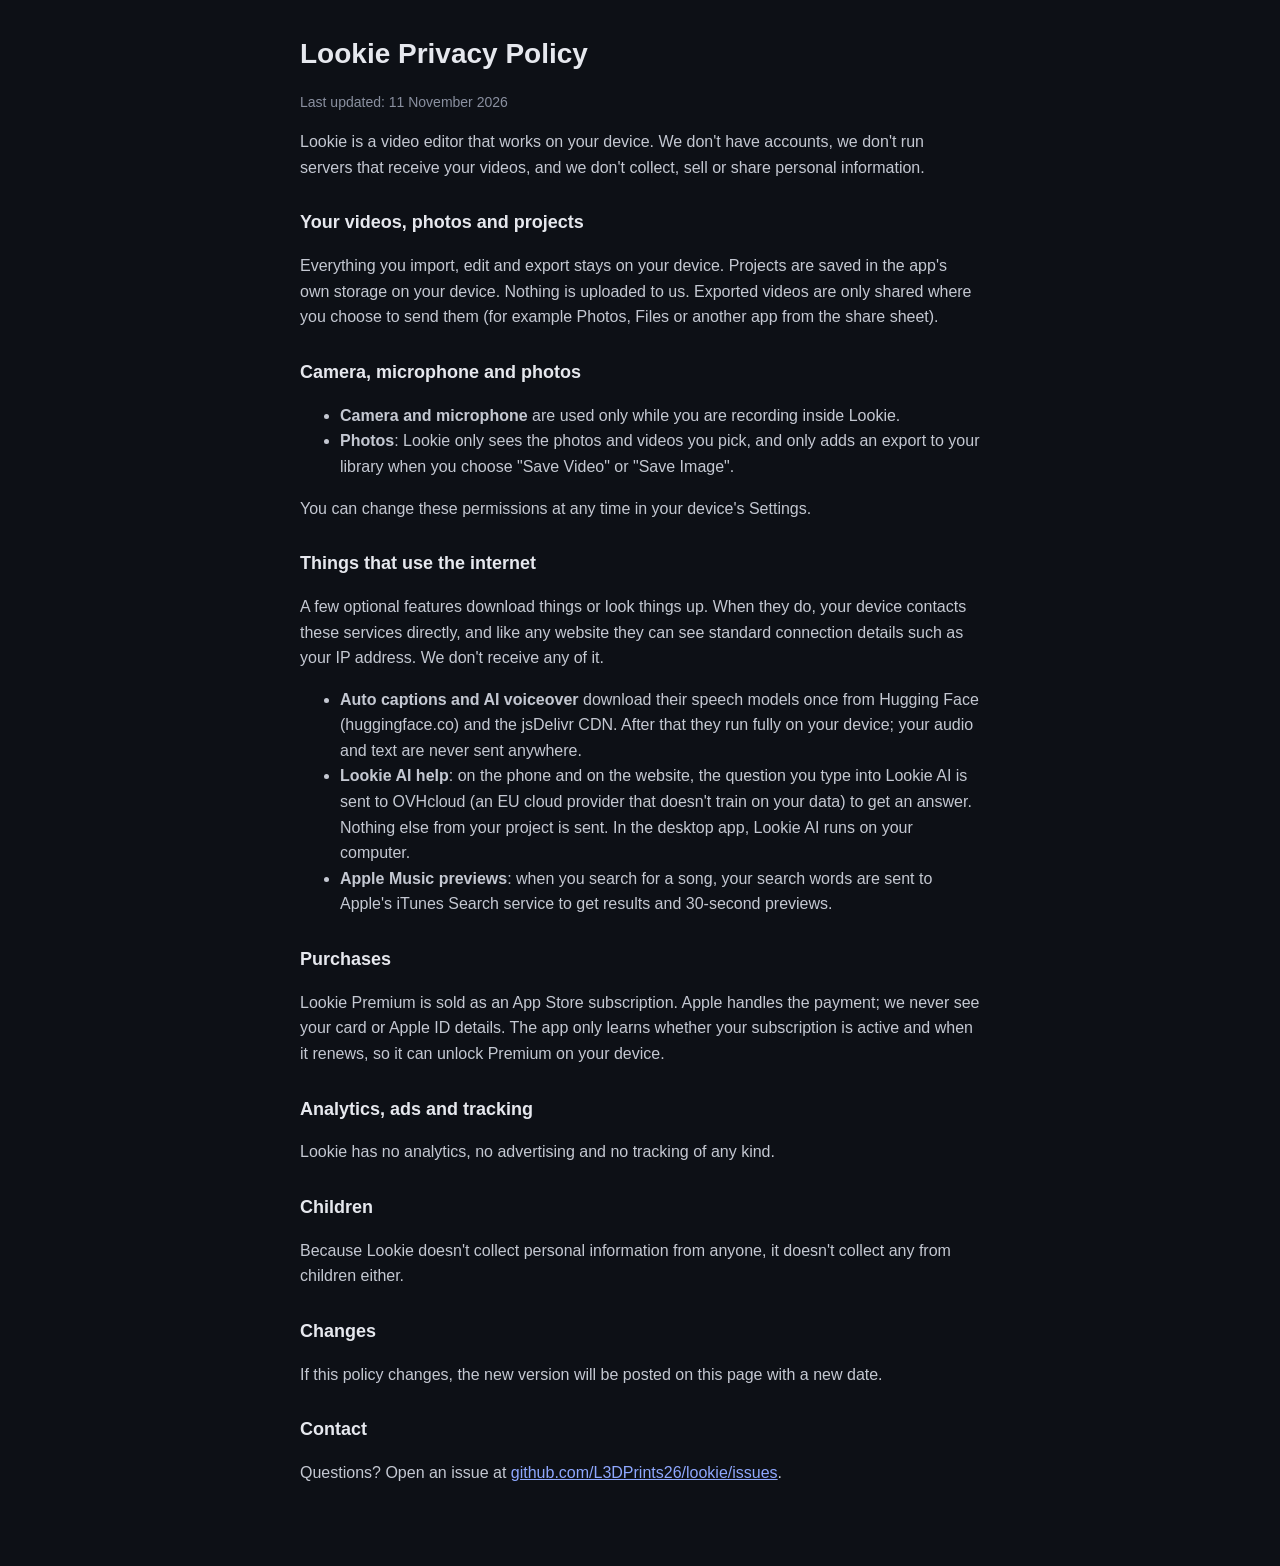
<file: privacy.html>
<!doctype html>
<html lang="en">
<head>
<meta charset="utf-8">
<meta name="viewport" content="width=device-width, initial-scale=1">
<title>Lookie Privacy Policy</title>
<style>
  :root { color-scheme: dark; }
  body { margin: 0; background: #0d1016; color: #e6e8ee; font: 16px/1.6 -apple-system, BlinkMacSystemFont, "Segoe UI", Roboto, sans-serif; }
  main { max-width: 680px; margin: 0 auto; padding: 32px 16px 64px; }
  h1 { font-size: 28px; margin: 0 0 4px; }
  h2 { font-size: 18px; margin: 28px 0 6px; }
  p, li { color: #c4c8d2; }
  .muted { color: #8a90a0; font-size: 14px; }
  a { color: #8fa8ff; }
</style>
</head>
<body>
<main>
  <h1>Lookie Privacy Policy</h1>
  <p class="muted">Last updated: 11 November 2026</p>

  <p>Lookie is a video editor that works on your device. We don't have accounts, we don't run
  servers that receive your videos, and we don't collect, sell or share personal information.</p>

  <h2>Your videos, photos and projects</h2>
  <p>Everything you import, edit and export stays on your device. Projects are saved in the app's
  own storage on your device. Nothing is uploaded to us. Exported videos are only shared where you
  choose to send them (for example Photos, Files or another app from the share sheet).</p>

  <h2>Camera, microphone and photos</h2>
  <ul>
    <li><b>Camera and microphone</b> are used only while you are recording inside Lookie.</li>
    <li><b>Photos</b>: Lookie only sees the photos and videos you pick, and only adds an export to
    your library when you choose "Save Video" or "Save Image".</li>
  </ul>
  <p>You can change these permissions at any time in your device's Settings.</p>

  <h2>Things that use the internet</h2>
  <p>A few optional features download things or look things up. When they do, your device
  contacts these services directly, and like any website they can see standard connection details
  such as your IP address. We don't receive any of it.</p>
  <ul>
    <li><b>Auto captions and AI voiceover</b> download their speech models once from Hugging Face
    (huggingface.co) and the jsDelivr CDN. After that they run fully on your device; your audio
    and text are never sent anywhere.</li>
    <li><b>Lookie AI help</b>: on the phone and on the website, the question you type into Lookie AI
    is sent to OVHcloud (an EU cloud provider that doesn't train on your data) to get an answer.
    Nothing else from your project is sent. In the desktop app, Lookie AI runs on your computer.</li>
    <li><b>Apple Music previews</b>: when you search for a song, your search words are sent to
    Apple's iTunes Search service to get results and 30-second previews.</li>
  </ul>

  <h2>Purchases</h2>
  <p>Lookie Premium is sold as an App Store subscription. Apple handles the payment; we never see
  your card or Apple ID details. The app only learns whether your subscription is active and when it
  renews, so it can unlock Premium on your device.</p>

  <h2>Analytics, ads and tracking</h2>
  <p>Lookie has no analytics, no advertising and no tracking of any kind.</p>

  <h2>Children</h2>
  <p>Because Lookie doesn't collect personal information from anyone, it doesn't collect any from
  children either.</p>

  <h2>Changes</h2>
  <p>If this policy changes, the new version will be posted on this page with a new date.</p>

  <h2>Contact</h2>
  <p>Questions? Open an issue at <a href="https://github.com/L3DPrints26/lookie/issues">github.com/L3DPrints26/lookie/issues</a>.</p>
</main>
</body>
</html>
</file>
